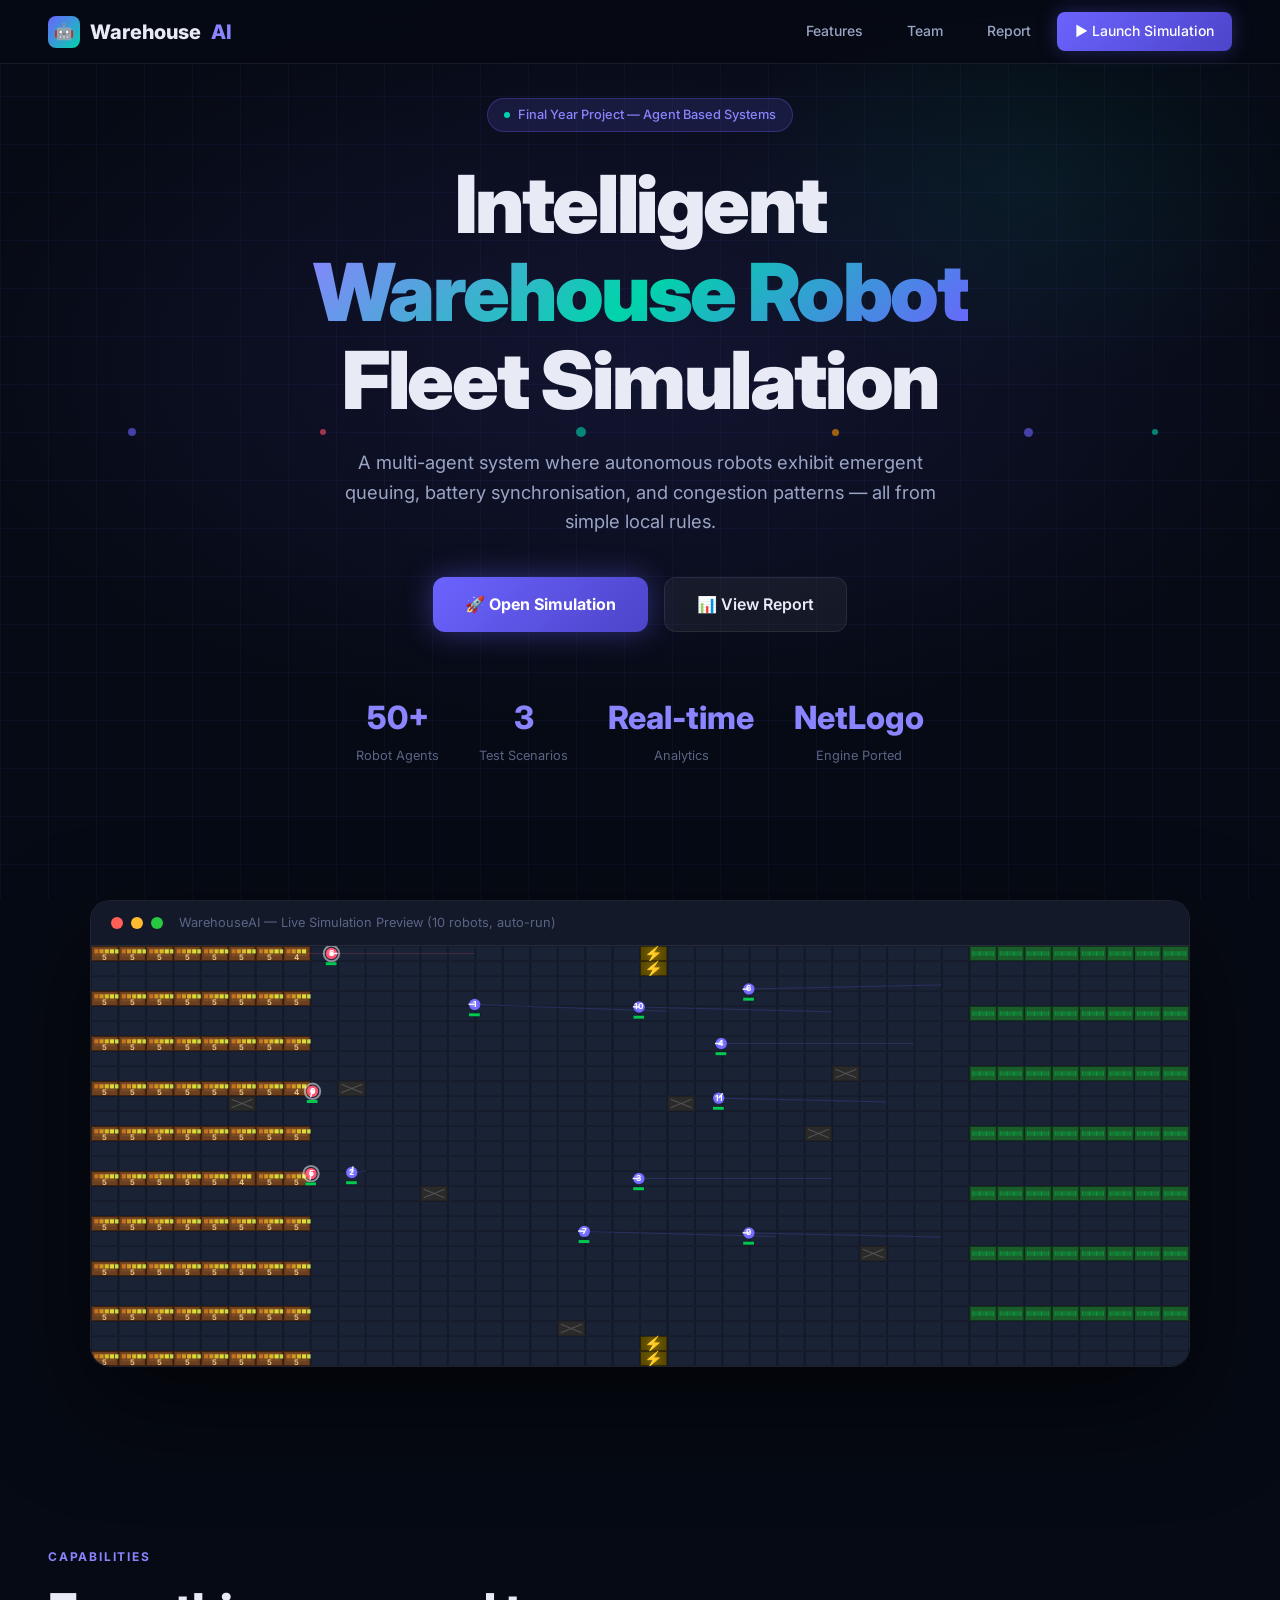
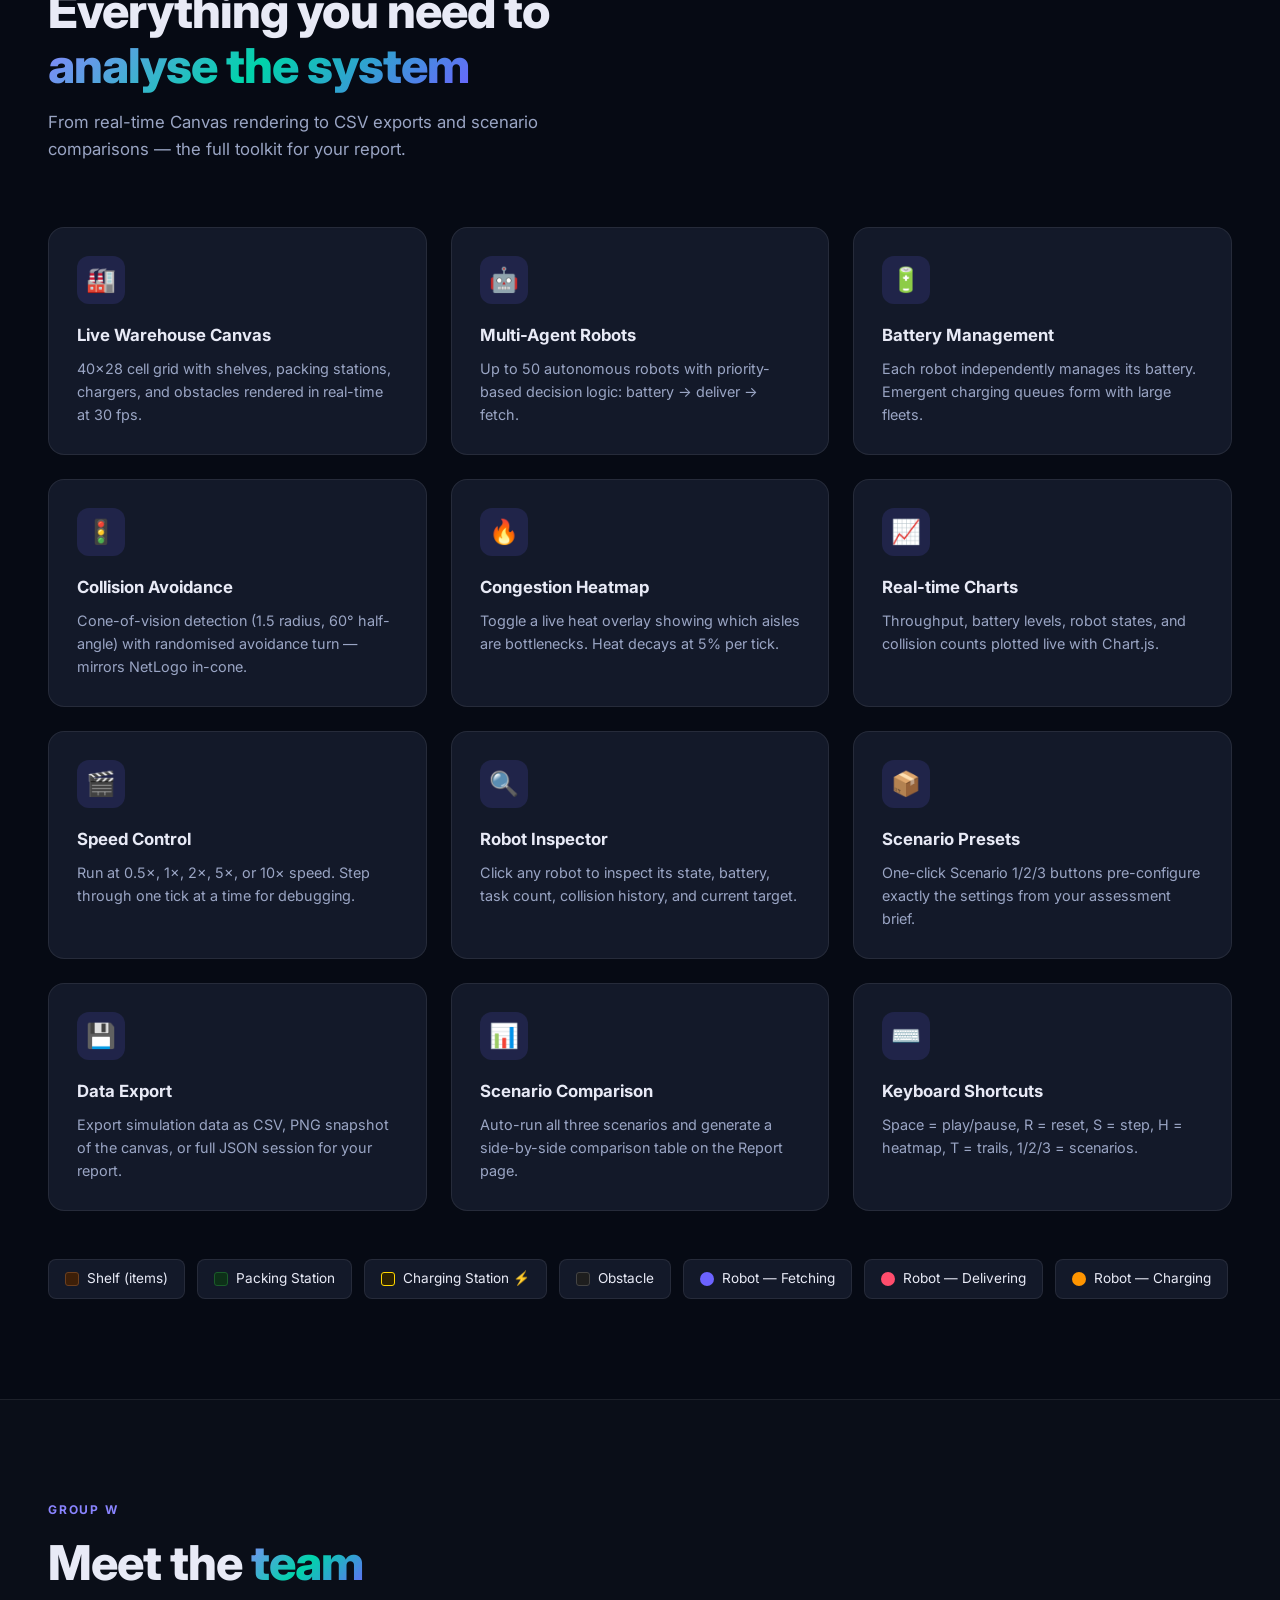
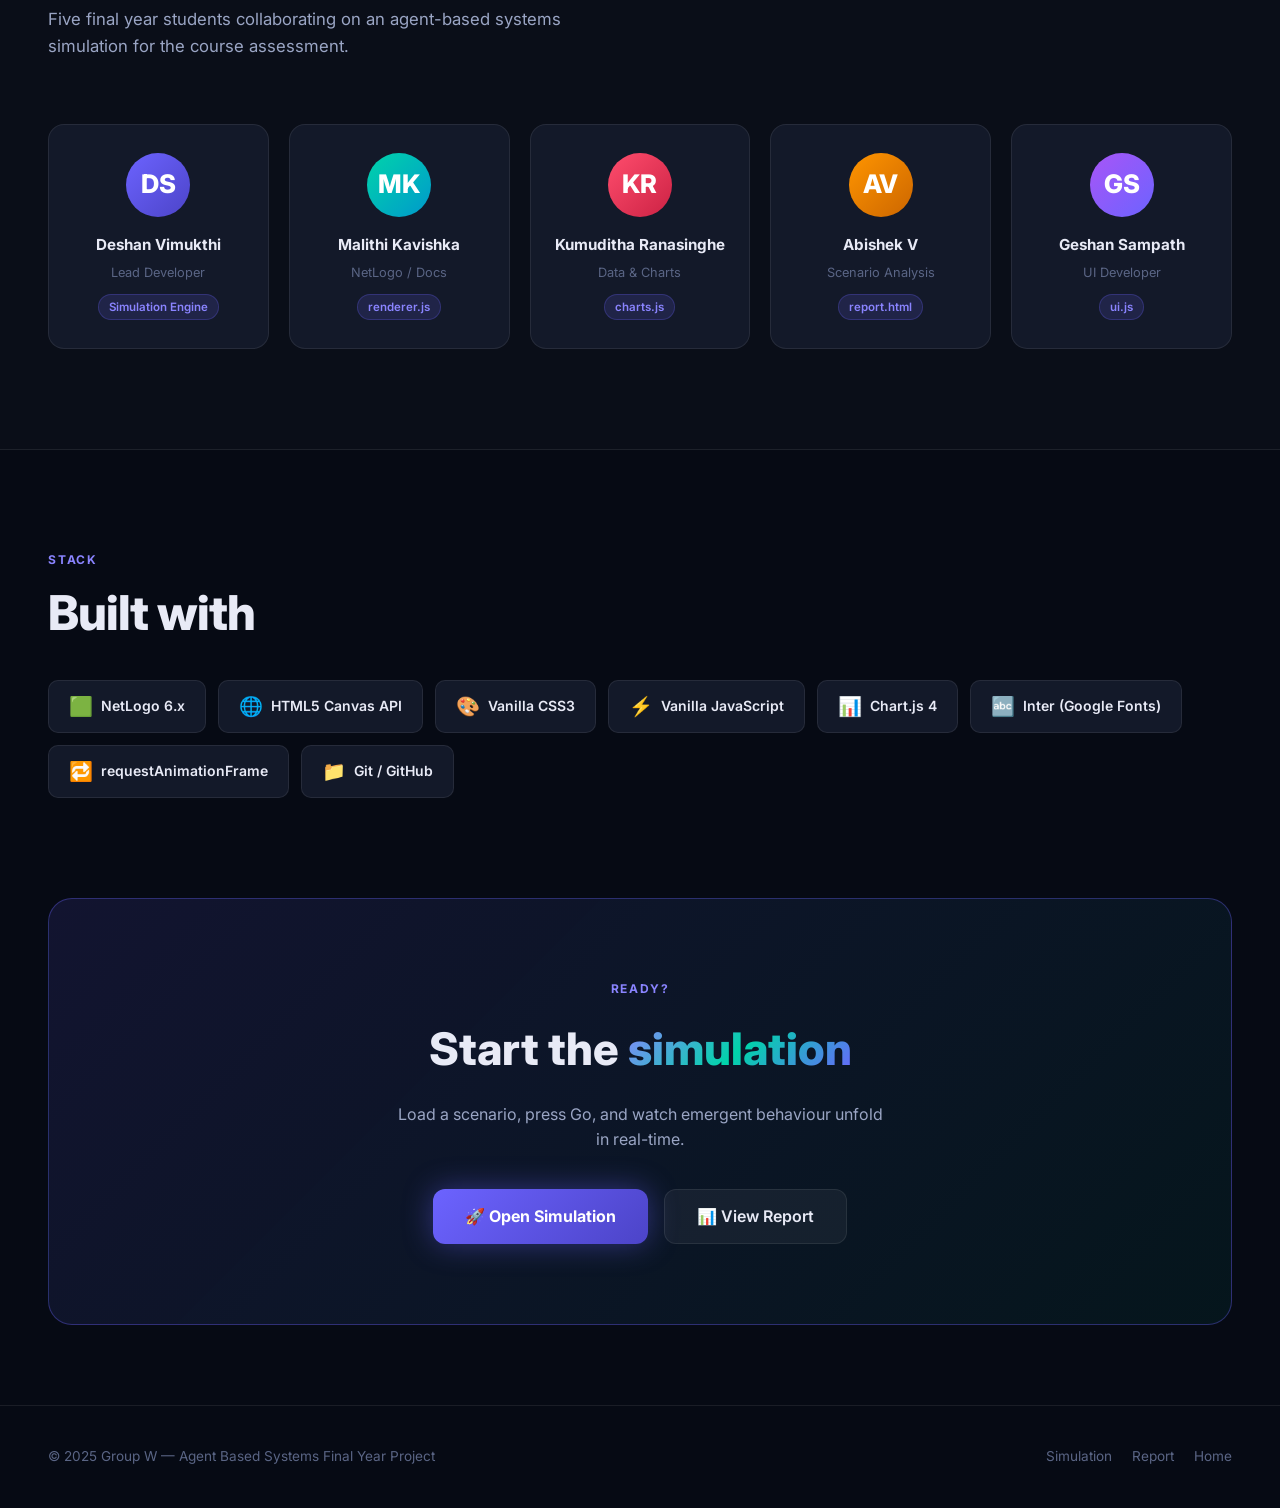
<file: index.html>
<!DOCTYPE html>
<html lang="en">
<head>
  <meta charset="UTF-8" />
  <meta name="viewport" content="width=device-width, initial-scale=1.0" />
  <title>WarehouseAI — Intelligent Robot Fleet Simulation</title>
  <meta name="description" content="Final year project: Multi-agent warehouse robot simulation with emergent behaviour analysis. Built with NetLogo and HTML5 Canvas." />
  <link rel="preconnect" href="https://fonts.googleapis.com" />
  <link href="https://fonts.googleapis.com/css2?family=Inter:wght@300;400;500;600;700;800;900&family=JetBrains+Mono:wght@400;600&display=swap" rel="stylesheet" />
  <!-- External CSS (also governs inline <style> below for components not in global.css) -->
  <style>
    :root {
      --bg-900: #060a14;
      --bg-800: #0d1120;
      --bg-700: #131929;
      --bg-600: #1a2235;
      --border: rgba(255,255,255,0.08);
      --border-accent: rgba(108,99,255,0.35);
      --accent: #6c63ff;
      --accent-light: #8a84ff;
      --teal: #00d4aa;
      --red: #ff4d6d;
      --orange: #ff9500;
      --text-primary: #e8eaf6;
      --text-secondary: #9aa5c4;
      --text-muted: #5a6585;
      --shelf: #6b3f1f;
      --packing: #1a5c2a;
      --charger: #5c4a00;
      --radius: 16px;
      --shadow: 0 8px 40px rgba(0,0,0,0.5);
    }

    *, *::before, *::after { box-sizing: border-box; margin: 0; padding: 0; }
    html { scroll-behavior: smooth; }

    body {
      font-family: 'Inter', sans-serif;
      background: var(--bg-900);
      color: var(--text-primary);
      overflow-x: hidden;
      line-height: 1.6;
    }

    /* ── Scrollbar ── */
    ::-webkit-scrollbar { width: 6px; }
    ::-webkit-scrollbar-track { background: var(--bg-800); }
    ::-webkit-scrollbar-thumb { background: var(--accent); border-radius: 3px; }

    /* ── Header / Nav ── */
    header {
      position: fixed;
      top: 0; left: 0; right: 0;
      z-index: 100;
      display: flex;
      align-items: center;
      justify-content: space-between;
      padding: 0 48px;
      height: 64px;
      background: rgba(6,10,20,0.85);
      backdrop-filter: blur(20px);
      border-bottom: 1px solid var(--border);
    }

    .logo {
      display: flex;
      align-items: center;
      gap: 10px;
      font-weight: 800;
      font-size: 1.25rem;
      text-decoration: none;
      color: var(--text-primary);
    }
    .logo-icon {
      width: 32px; height: 32px;
      background: linear-gradient(135deg, var(--accent), var(--teal));
      border-radius: 8px;
      display: flex; align-items: center; justify-content: center;
      font-size: 1rem;
    }
    .logo span { color: var(--accent-light); }

    nav { display: flex; gap: 8px; }
    nav a {
      padding: 8px 18px;
      border-radius: 8px;
      text-decoration: none;
      color: var(--text-secondary);
      font-size: 0.875rem;
      font-weight: 500;
      transition: all 0.2s;
    }
    nav a:hover { color: var(--text-primary); background: var(--bg-700); }
    nav a.cta {
      background: linear-gradient(135deg, var(--accent), #4c44c8);
      color: #fff;
      box-shadow: 0 0 20px rgba(108,99,255,0.3);
    }
    nav a.cta:hover { transform: translateY(-1px); box-shadow: 0 0 30px rgba(108,99,255,0.5); background: var(--bg-700); }

    /* ── Hero ── */
    .hero {
      min-height: 100vh;
      display: flex;
      align-items: center;
      justify-content: center;
      position: relative;
      overflow: hidden;
      padding-top: 64px;
    }

    .hero-bg {
      position: absolute;
      inset: 0;
      background: radial-gradient(ellipse 80% 60% at 50% 40%, rgba(108,99,255,0.12) 0%, transparent 70%),
                  radial-gradient(ellipse 40% 40% at 80% 20%, rgba(0,212,170,0.07) 0%, transparent 60%);
    }

    /* Animated grid background */
    .hero-grid {
      position: absolute;
      inset: 0;
      background-image:
        linear-gradient(rgba(108,99,255,0.06) 1px, transparent 1px),
        linear-gradient(90deg, rgba(108,99,255,0.06) 1px, transparent 1px);
      background-size: 48px 48px;
      animation: gridPan 30s linear infinite;
    }
    @keyframes gridPan {
      from { background-position: 0 0; }
      to   { background-position: 48px 48px; }
    }

    /* Floating robots */
    .robot-particle {
      position: absolute;
      width: 10px; height: 10px;
      border-radius: 50%;
      animation: floatRobot linear infinite;
      opacity: 0.6;
    }
    @keyframes floatRobot {
      from { transform: translateY(110vh) translateX(0); opacity: 0; }
      10%  { opacity: 0.6; }
      90%  { opacity: 0.6; }
      to   { transform: translateY(-10vh) translateX(40px); opacity: 0; }
    }

    .hero-content {
      position: relative;
      z-index: 2;
      max-width: 800px;
      text-align: center;
      padding: 0 24px;
    }

    .hero-badge {
      display: inline-flex;
      align-items: center;
      gap: 8px;
      padding: 6px 16px;
      border-radius: 100px;
      background: rgba(108,99,255,0.15);
      border: 1px solid rgba(108,99,255,0.3);
      font-size: 0.8rem;
      font-weight: 500;
      color: var(--accent-light);
      margin-bottom: 28px;
      animation: fadeInDown 0.6s ease;
    }
    .badge-dot {
      width: 6px; height: 6px;
      border-radius: 50%;
      background: var(--teal);
      animation: pulse 1.5s infinite;
    }
    @keyframes pulse { 0%,100%{opacity:1;transform:scale(1)} 50%{opacity:0.5;transform:scale(1.4)} }

    .hero-title {
      font-size: clamp(2.5rem, 7vw, 5rem);
      font-weight: 900;
      line-height: 1.1;
      letter-spacing: -0.03em;
      margin-bottom: 24px;
      animation: fadeInUp 0.7s ease 0.1s both;
    }
    .gradient-text {
      background: linear-gradient(135deg, var(--accent-light), var(--teal), var(--accent));
      -webkit-background-clip: text;
      -webkit-text-fill-color: transparent;
      background-clip: text;
    }

    .hero-subtitle {
      font-size: 1.15rem;
      color: var(--text-secondary);
      max-width: 600px;
      margin: 0 auto 40px;
      font-weight: 400;
      animation: fadeInUp 0.7s ease 0.2s both;
    }

    .hero-actions {
      display: flex;
      gap: 16px;
      justify-content: center;
      flex-wrap: wrap;
      animation: fadeInUp 0.7s ease 0.3s both;
    }

    .btn-primary {
      display: inline-flex;
      align-items: center;
      gap: 8px;
      padding: 14px 32px;
      border-radius: 12px;
      background: linear-gradient(135deg, var(--accent), #4c44c8);
      color: #fff;
      font-weight: 700;
      font-size: 1rem;
      text-decoration: none;
      box-shadow: 0 0 30px rgba(108,99,255,0.4);
      transition: all 0.25s;
    }
    .btn-primary:hover { transform: translateY(-3px); box-shadow: 0 8px 40px rgba(108,99,255,0.6); }

    .btn-secondary {
      display: inline-flex;
      align-items: center;
      gap: 8px;
      padding: 14px 32px;
      border-radius: 12px;
      background: rgba(255,255,255,0.05);
      border: 1px solid var(--border);
      color: var(--text-primary);
      font-weight: 600;
      font-size: 1rem;
      text-decoration: none;
      transition: all 0.25s;
    }
    .btn-secondary:hover { background: rgba(255,255,255,0.1); border-color: rgba(108,99,255,0.5); transform: translateY(-2px); }

    .hero-stats {
      display: flex;
      gap: 40px;
      justify-content: center;
      margin-top: 60px;
      animation: fadeInUp 0.7s ease 0.4s both;
    }
    .hero-stat { text-align: center; }
    .hero-stat .number { font-size: 2rem; font-weight: 800; color: var(--accent-light); }
    .hero-stat .label  { font-size: 0.8rem; color: var(--text-muted); margin-top: 2px; }

    /* ── Preview Canvas ── */
    .preview-section {
      position: relative;
      padding: 0 48px 80px;
    }
    .preview-wrapper {
      max-width: 1100px;
      margin: 0 auto;
      border-radius: 20px;
      overflow: hidden;
      border: 1px solid var(--border);
      box-shadow: 0 40px 100px rgba(0,0,0,0.6);
      background: var(--bg-800);
      animation: fadeInUp 0.9s ease 0.5s both;
    }
    .preview-bar {
      padding: 12px 20px;
      background: var(--bg-700);
      display: flex;
      align-items: center;
      gap: 8px;
      border-bottom: 1px solid var(--border);
    }
    .window-dot { width: 12px; height: 12px; border-radius: 50%; }
    .dot-red   { background: #ff5f57; }
    .dot-yellow{ background: #ffbc2e; }
    .dot-green { background: #28c840; }
    .preview-title { color: var(--text-muted); font-size: 0.8rem; margin-left: 8px; }
    #preview-canvas { width: 100%; height: 420px; display: block; background: var(--bg-900); }

    /* ── Sections ── */
    section { padding: 100px 48px; }
    .section-label {
      font-size: 0.75rem;
      font-weight: 700;
      letter-spacing: 0.15em;
      text-transform: uppercase;
      color: var(--accent-light);
      margin-bottom: 16px;
    }
    .section-title {
      font-size: clamp(2rem, 4vw, 3rem);
      font-weight: 800;
      line-height: 1.15;
      letter-spacing: -0.02em;
      margin-bottom: 16px;
    }
    .section-sub {
      font-size: 1.05rem;
      color: var(--text-secondary);
      max-width: 560px;
      margin-bottom: 64px;
    }
    .max-container { max-width: 1200px; margin: 0 auto; }

    /* ── Feature Grid ── */
    .features-grid {
      display: grid;
      grid-template-columns: repeat(auto-fill, minmax(280px, 1fr));
      gap: 24px;
    }
    .feature-card {
      background: var(--bg-700);
      border: 1px solid var(--border);
      border-radius: var(--radius);
      padding: 28px;
      transition: all 0.3s;
      position: relative;
      overflow: hidden;
    }
    .feature-card::before {
      content: '';
      position: absolute;
      top: 0; left: 0; right: 0;
      height: 2px;
      background: linear-gradient(90deg, var(--accent), var(--teal));
      opacity: 0;
      transition: opacity 0.3s;
    }
    .feature-card:hover { transform: translateY(-4px); border-color: var(--border-accent); box-shadow: var(--shadow); }
    .feature-card:hover::before { opacity: 1; }
    .feature-icon {
      width: 48px; height: 48px;
      border-radius: 12px;
      background: rgba(108,99,255,0.15);
      display: flex; align-items: center; justify-content: center;
      font-size: 1.5rem;
      margin-bottom: 18px;
    }
    .feature-title { font-weight: 700; font-size: 1.05rem; margin-bottom: 8px; }
    .feature-desc  { color: var(--text-secondary); font-size: 0.9rem; line-height: 1.6; }

    /* ── Warehouse Legend ── */
    .legend-strip {
      display: flex;
      flex-wrap: wrap;
      gap: 12px;
      margin-top: 40px;
    }
    .legend-item {
      display: flex;
      align-items: center;
      gap: 8px;
      padding: 8px 16px;
      border-radius: 8px;
      background: var(--bg-700);
      border: 1px solid var(--border);
      font-size: 0.85rem;
    }
    .legend-dot {
      width: 14px; height: 14px;
      border-radius: 3px;
      flex-shrink: 0;
    }

    /* ── Team Section ── */
    .team-grid {
      display: grid;
      grid-template-columns: repeat(auto-fill, minmax(200px, 1fr));
      gap: 20px;
      margin-top: 48px;
    }
    .member-card {
      background: var(--bg-700);
      border: 1px solid var(--border);
      border-radius: var(--radius);
      padding: 28px 20px;
      text-align: center;
      transition: all 0.3s;
    }
    .member-card:hover { transform: translateY(-4px); border-color: var(--border-accent); }
    .member-avatar {
      width: 64px; height: 64px;
      border-radius: 50%;
      margin: 0 auto 16px;
      display: flex; align-items: center; justify-content: center;
      font-size: 1.6rem;
      font-weight: 800;
      color: #fff;
    }
    .member-name  { font-weight: 700; font-size: 0.95rem; margin-bottom: 6px; }
    .member-role  { font-size: 0.8rem; color: var(--text-muted); }
    .member-badge {
      display: inline-block;
      margin-top: 10px;
      padding: 3px 10px;
      border-radius: 100px;
      font-size: 0.72rem;
      font-weight: 600;
      background: rgba(108,99,255,0.15);
      color: var(--accent-light);
      border: 1px solid rgba(108,99,255,0.25);
    }

    /* ── Tech Stack ── */
    .tech-grid {
      display: flex;
      flex-wrap: wrap;
      gap: 12px;
      margin-top: 40px;
    }
    .tech-badge {
      display: flex;
      align-items: center;
      gap: 8px;
      padding: 10px 20px;
      border-radius: 10px;
      background: var(--bg-700);
      border: 1px solid var(--border);
      font-size: 0.875rem;
      font-weight: 600;
      transition: all 0.2s;
    }
    .tech-badge:hover { border-color: var(--border-accent); transform: translateY(-2px); }
    .tech-badge .ti { font-size: 1.2rem; }

    /* ── CTA Section ── */
    .cta-section {
      background: linear-gradient(135deg, rgba(108,99,255,0.12), rgba(0,212,170,0.06));
      border: 1px solid var(--border-accent);
      border-radius: 24px;
      padding: 80px 48px;
      text-align: center;
      margin: 0 48px 80px;
    }
    .cta-title { font-size: clamp(1.8rem, 4vw, 2.8rem); font-weight: 800; margin-bottom: 16px; }

    /* ── Footer ── */
    footer {
      border-top: 1px solid var(--border);
      padding: 40px 48px;
      display: flex;
      justify-content: space-between;
      align-items: center;
      flex-wrap: wrap;
      gap: 16px;
      color: var(--text-muted);
      font-size: 0.85rem;
    }

    /* ── Animations ── */
    @keyframes fadeInUp   { from{opacity:0;transform:translateY(30px)} to{opacity:1;transform:none} }
    @keyframes fadeInDown { from{opacity:0;transform:translateY(-20px)} to{opacity:1;transform:none} }

    .fade-in { opacity: 0; transform: translateY(30px); transition: all 0.7s ease; }
    .fade-in.visible { opacity: 1; transform: none; }

    /* ── Responsive ── */
    @media (max-width: 768px) {
      header  { padding: 0 20px; }
      section { padding: 64px 20px; }
      .hero-stats { gap: 24px; }
      nav a:not(.cta) { display: none; }
      footer { text-align: center; justify-content: center; }
    }
  </style>
</head>
<body>

<!-- ── Header ───────────────────────────────────────────────────────────────── -->
<header>
  <a class="logo" href="index.html">
    <div class="logo-icon">🤖</div>
    Warehouse<span>AI</span>
  </a>
  <nav>
    <a href="#features">Features</a>
    <a href="#team">Team</a>
    <a href="report.html">Report</a>
    <a href="simulation.html" class="cta">▶ Launch Simulation</a>
  </nav>
</header>

<!-- ── Hero ─────────────────────────────────────────────────────────────────── -->
<section class="hero">
  <div class="hero-bg"></div>
  <div class="hero-grid"></div>

  <!-- Floating robot particles -->
  <div class="robot-particle" style="left:10%;background:#6c63ff;width:8px;height:8px;animation-duration:12s;animation-delay:0s;"></div>
  <div class="robot-particle" style="left:25%;background:#ff4d6d;width:6px;height:6px;animation-duration:9s;animation-delay:2s;"></div>
  <div class="robot-particle" style="left:45%;background:#00d4aa;width:10px;height:10px;animation-duration:14s;animation-delay:4s;"></div>
  <div class="robot-particle" style="left:65%;background:#ff9500;width:7px;height:7px;animation-duration:11s;animation-delay:1s;"></div>
  <div class="robot-particle" style="left:80%;background:#6c63ff;width:9px;height:9px;animation-duration:13s;animation-delay:3s;"></div>
  <div class="robot-particle" style="left:90%;background:#00d4aa;width:6px;height:6px;animation-duration:10s;animation-delay:5s;"></div>

  <div class="hero-content">
    <div class="hero-badge">
      <div class="badge-dot"></div>
      Final Year Project — Agent Based Systems
    </div>
    <h1 class="hero-title">
      Intelligent<br/>
      <span class="gradient-text">Warehouse Robot</span><br/>
      Fleet Simulation
    </h1>
    <p class="hero-subtitle">
      A multi-agent system where autonomous robots exhibit emergent queuing,
      battery synchronisation, and congestion patterns — all from simple local rules.
    </p>
    <div class="hero-actions">
      <a href="simulation.html" class="btn-primary">🚀 Open Simulation</a>
      <a href="report.html" class="btn-secondary">📊 View Report</a>
    </div>

    <div class="hero-stats">
      <div class="hero-stat">
        <div class="number">50+</div>
        <div class="label">Robot Agents</div>
      </div>
      <div class="hero-stat">
        <div class="number">3</div>
        <div class="label">Test Scenarios</div>
      </div>
      <div class="hero-stat">
        <div class="number">Real-time</div>
        <div class="label">Analytics</div>
      </div>
      <div class="hero-stat">
        <div class="number">NetLogo</div>
        <div class="label">Engine Ported</div>
      </div>
    </div>
  </div>
</section>

<!-- ── Preview Canvas ────────────────────────────────────────────────────────── -->
<div class="preview-section">
  <div class="preview-wrapper">
    <div class="preview-bar">
      <div class="window-dot dot-red"></div>
      <div class="window-dot dot-yellow"></div>
      <div class="window-dot dot-green"></div>
      <span class="preview-title">WarehouseAI — Live Simulation Preview (10 robots, auto-run)</span>
    </div>
    <canvas id="preview-canvas"></canvas>
  </div>
</div>

<!-- ── Features ─────────────────────────────────────────────────────────────── -->
<section id="features">
  <div class="max-container">
    <div class="section-label">Capabilities</div>
    <h2 class="section-title">Everything you need to<br/><span class="gradient-text">analyse the system</span></h2>
    <p class="section-sub">From real-time Canvas rendering to CSV exports and scenario comparisons — the full toolkit for your report.</p>

    <div class="features-grid fade-in">
      <div class="feature-card">
        <div class="feature-icon">🏭</div>
        <div class="feature-title">Live Warehouse Canvas</div>
        <div class="feature-desc">40×28 cell grid with shelves, packing stations, chargers, and obstacles rendered in real-time at 30 fps.</div>
      </div>
      <div class="feature-card">
        <div class="feature-icon">🤖</div>
        <div class="feature-title">Multi-Agent Robots</div>
        <div class="feature-desc">Up to 50 autonomous robots with priority-based decision logic: battery → deliver → fetch.</div>
      </div>
      <div class="feature-card">
        <div class="feature-icon">🔋</div>
        <div class="feature-title">Battery Management</div>
        <div class="feature-desc">Each robot independently manages its battery. Emergent charging queues form with large fleets.</div>
      </div>
      <div class="feature-card">
        <div class="feature-icon">🚦</div>
        <div class="feature-title">Collision Avoidance</div>
        <div class="feature-desc">Cone-of-vision detection (1.5 radius, 60° half-angle) with randomised avoidance turn — mirrors NetLogo in-cone.</div>
      </div>
      <div class="feature-card">
        <div class="feature-icon">🔥</div>
        <div class="feature-title">Congestion Heatmap</div>
        <div class="feature-desc">Toggle a live heat overlay showing which aisles are bottlenecks. Heat decays at 5% per tick.</div>
      </div>
      <div class="feature-card">
        <div class="feature-icon">📈</div>
        <div class="feature-title">Real-time Charts</div>
        <div class="feature-desc">Throughput, battery levels, robot states, and collision counts plotted live with Chart.js.</div>
      </div>
      <div class="feature-card">
        <div class="feature-icon">🎬</div>
        <div class="feature-title">Speed Control</div>
        <div class="feature-desc">Run at 0.5×, 1×, 2×, 5×, or 10× speed. Step through one tick at a time for debugging.</div>
      </div>
      <div class="feature-card">
        <div class="feature-icon">🔍</div>
        <div class="feature-title">Robot Inspector</div>
        <div class="feature-desc">Click any robot to inspect its state, battery, task count, collision history, and current target.</div>
      </div>
      <div class="feature-card">
        <div class="feature-icon">📦</div>
        <div class="feature-title">Scenario Presets</div>
        <div class="feature-desc">One-click Scenario 1/2/3 buttons pre-configure exactly the settings from your assessment brief.</div>
      </div>
      <div class="feature-card">
        <div class="feature-icon">💾</div>
        <div class="feature-title">Data Export</div>
        <div class="feature-desc">Export simulation data as CSV, PNG snapshot of the canvas, or full JSON session for your report.</div>
      </div>
      <div class="feature-card">
        <div class="feature-icon">📊</div>
        <div class="feature-title">Scenario Comparison</div>
        <div class="feature-desc">Auto-run all three scenarios and generate a side-by-side comparison table on the Report page.</div>
      </div>
      <div class="feature-card">
        <div class="feature-icon">⌨️</div>
        <div class="feature-title">Keyboard Shortcuts</div>
        <div class="feature-desc">Space = play/pause, R = reset, S = step, H = heatmap, T = trails, 1/2/3 = scenarios.</div>
      </div>
    </div>

    <!-- Warehouse Legend -->
    <div class="legend-strip" style="margin-top:48px;">
      <div class="legend-item"><div class="legend-dot" style="background:#3d1f08;border:1px solid #6b3f1f;"></div> Shelf (items)</div>
      <div class="legend-item"><div class="legend-dot" style="background:#0d3018;border:1px solid #1a5c2a;"></div> Packing Station</div>
      <div class="legend-item"><div class="legend-dot" style="background:#2d2200;border:1px solid #ffd700;"></div> Charging Station ⚡</div>
      <div class="legend-item"><div class="legend-dot" style="background:#1e1e1e;border:1px solid #444;"></div> Obstacle</div>
      <div class="legend-item"><div class="legend-dot" style="border-radius:50%;background:#6c63ff;"></div> Robot — Fetching</div>
      <div class="legend-item"><div class="legend-dot" style="border-radius:50%;background:#ff4d6d;"></div> Robot — Delivering</div>
      <div class="legend-item"><div class="legend-dot" style="border-radius:50%;background:#ff9500;"></div> Robot — Charging</div>
    </div>
  </div>
</section>

<!-- ── Team ──────────────────────────────────────────────────────────────────── -->
<section id="team" style="background:rgba(255,255,255,0.015);border-top:1px solid var(--border);border-bottom:1px solid var(--border);">
  <div class="max-container">
    <div class="section-label">Group W</div>
    <h2 class="section-title">Meet the <span class="gradient-text">team</span></h2>
    <p class="section-sub">Five final year students collaborating on an agent-based systems simulation for the course assessment.</p>

    <div class="team-grid fade-in">
      <div class="member-card">
        <div class="member-avatar" style="background:linear-gradient(135deg,#6c63ff,#4c44c8);">DS</div>
        <div class="member-name">Deshan Vimukthi</div>
        <div class="member-role">Lead Developer</div>
        <div class="member-badge">Simulation Engine</div>
      </div>
      <div class="member-card">
        <div class="member-avatar" style="background:linear-gradient(135deg,#00d4aa,#0099cc);">MK</div>
        <div class="member-name">Malithi Kavishka</div>
        <div class="member-role">NetLogo / Docs</div>
        <div class="member-badge">renderer.js</div>
      </div>
      <div class="member-card">
        <div class="member-avatar" style="background:linear-gradient(135deg,#ff4d6d,#cc2244);">KR</div>
        <div class="member-name">Kumuditha Ranasinghe</div>
        <div class="member-role">Data & Charts</div>
        <div class="member-badge">charts.js</div>
      </div>
      <div class="member-card">
        <div class="member-avatar" style="background:linear-gradient(135deg,#ff9500,#cc6600);">AV</div>
        <div class="member-name">Abishek V</div>
        <div class="member-role">Scenario Analysis</div>
        <div class="member-badge">report.html</div>
      </div>
      <div class="member-card">
        <div class="member-avatar" style="background:linear-gradient(135deg,#a855f7,#6c63ff);">GS</div>
        <div class="member-name">Geshan Sampath</div>
        <div class="member-role">UI Developer</div>
        <div class="member-badge">ui.js</div>
      </div>
    </div>
  </div>
</section>

<!-- ── Tech Stack ─────────────────────────────────────────────────────────────── -->
<section>
  <div class="max-container">
    <div class="section-label">Stack</div>
    <h2 class="section-title">Built with</h2>
    <div class="tech-grid fade-in">
      <div class="tech-badge"><span class="ti">🟩</span> NetLogo 6.x</div>
      <div class="tech-badge"><span class="ti">🌐</span> HTML5 Canvas API</div>
      <div class="tech-badge"><span class="ti">🎨</span> Vanilla CSS3</div>
      <div class="tech-badge"><span class="ti">⚡</span> Vanilla JavaScript</div>
      <div class="tech-badge"><span class="ti">📊</span> Chart.js 4</div>
      <div class="tech-badge"><span class="ti">🔤</span> Inter (Google Fonts)</div>
      <div class="tech-badge"><span class="ti">🔁</span> requestAnimationFrame</div>
      <div class="tech-badge"><span class="ti">📁</span> Git / GitHub</div>
    </div>
  </div>
</section>

<!-- ── CTA ───────────────────────────────────────────────────────────────────── -->
<div class="cta-section fade-in">
  <div class="section-label">Ready?</div>
  <h2 class="cta-title">Start the <span class="gradient-text">simulation</span></h2>
  <p style="color:var(--text-secondary);margin:0 auto 36px;max-width:500px;">Load a scenario, press Go, and watch emergent behaviour unfold in real-time.</p>
  <div style="display:flex;gap:16px;justify-content:center;flex-wrap:wrap;">
    <a href="simulation.html" class="btn-primary">🚀 Open Simulation</a>
    <a href="report.html"     class="btn-secondary">📊 View Report</a>
  </div>
</div>

<!-- ── Footer ────────────────────────────────────────────────────────────────── -->
<footer>
  <div>© 2025 Group W — Agent Based Systems Final Year Project</div>
  <div style="display:flex;gap:20px;">
    <a href="simulation.html" style="color:var(--text-muted);text-decoration:none;">Simulation</a>
    <a href="report.html"     style="color:var(--text-muted);text-decoration:none;">Report</a>
    <a href="index.html"      style="color:var(--text-muted);text-decoration:none;">Home</a>
  </div>
</footer>

<!-- ── Scripts ───────────────────────────────────────────────────────────────── -->
<script src="js/engine.js"></script>
<script src="js/renderer.js"></script>
<script>
  /* ── Hero preview mini-simulation ── */
  window.addEventListener('load', () => {
    const cvs = document.getElementById('preview-canvas');
    cvs.width  = cvs.offsetWidth;
    cvs.height = cvs.offsetHeight;
    initRenderer(cvs);
    params.numRobots = 12;
    params.numObstacles = 8;
    params.robotSpeed = 1.5;
    params.batteryCapacity = 100;
    params.lowBatteryThreshold = 20;
    params.restockRate = 20;
    setup();
    const loop = () => { tick(); render(); requestAnimationFrame(loop); };
    requestAnimationFrame(loop);
  });

  /* ── Scroll fade-in ── */
  const io = new IntersectionObserver(entries => {
    entries.forEach(e => { if (e.isIntersecting) e.target.classList.add('visible'); });
  }, { threshold: 0.15 });
  document.querySelectorAll('.fade-in').forEach(el => io.observe(el));
</script>
</body>
</html>
</file>
